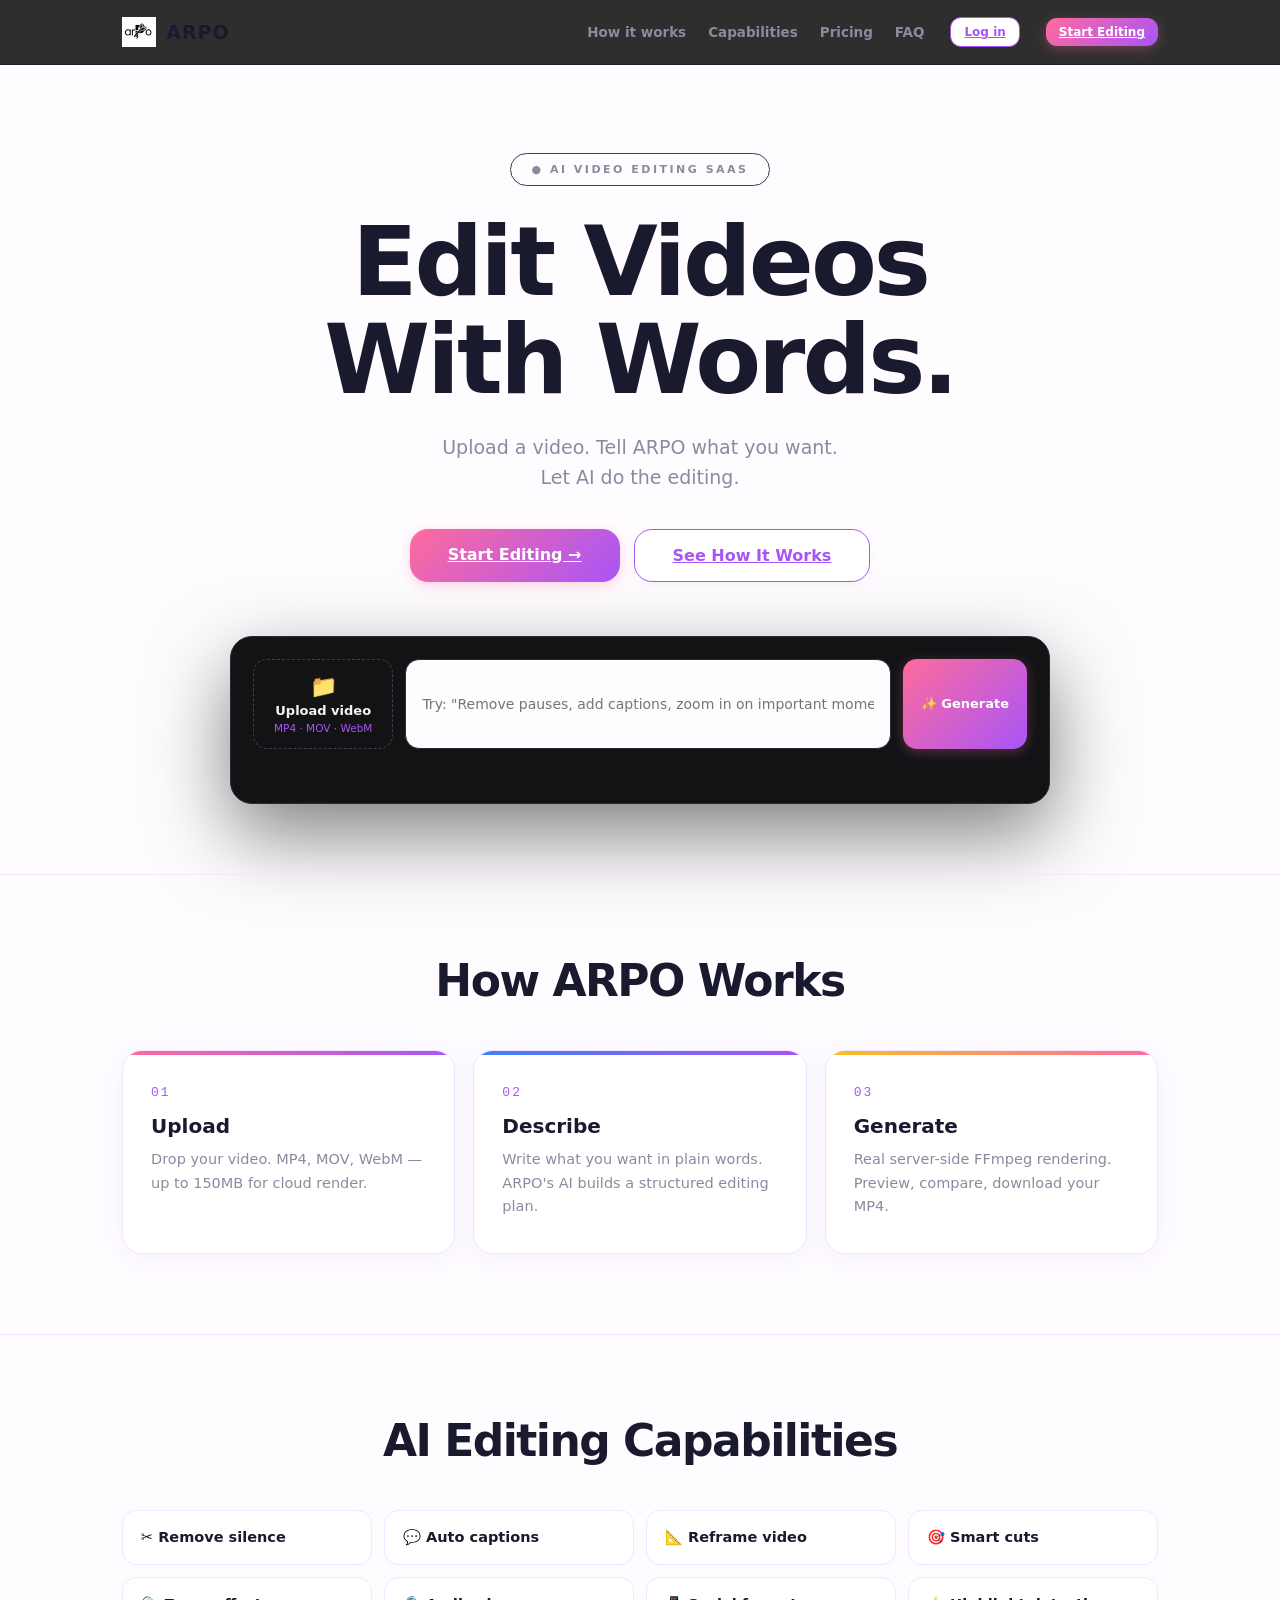
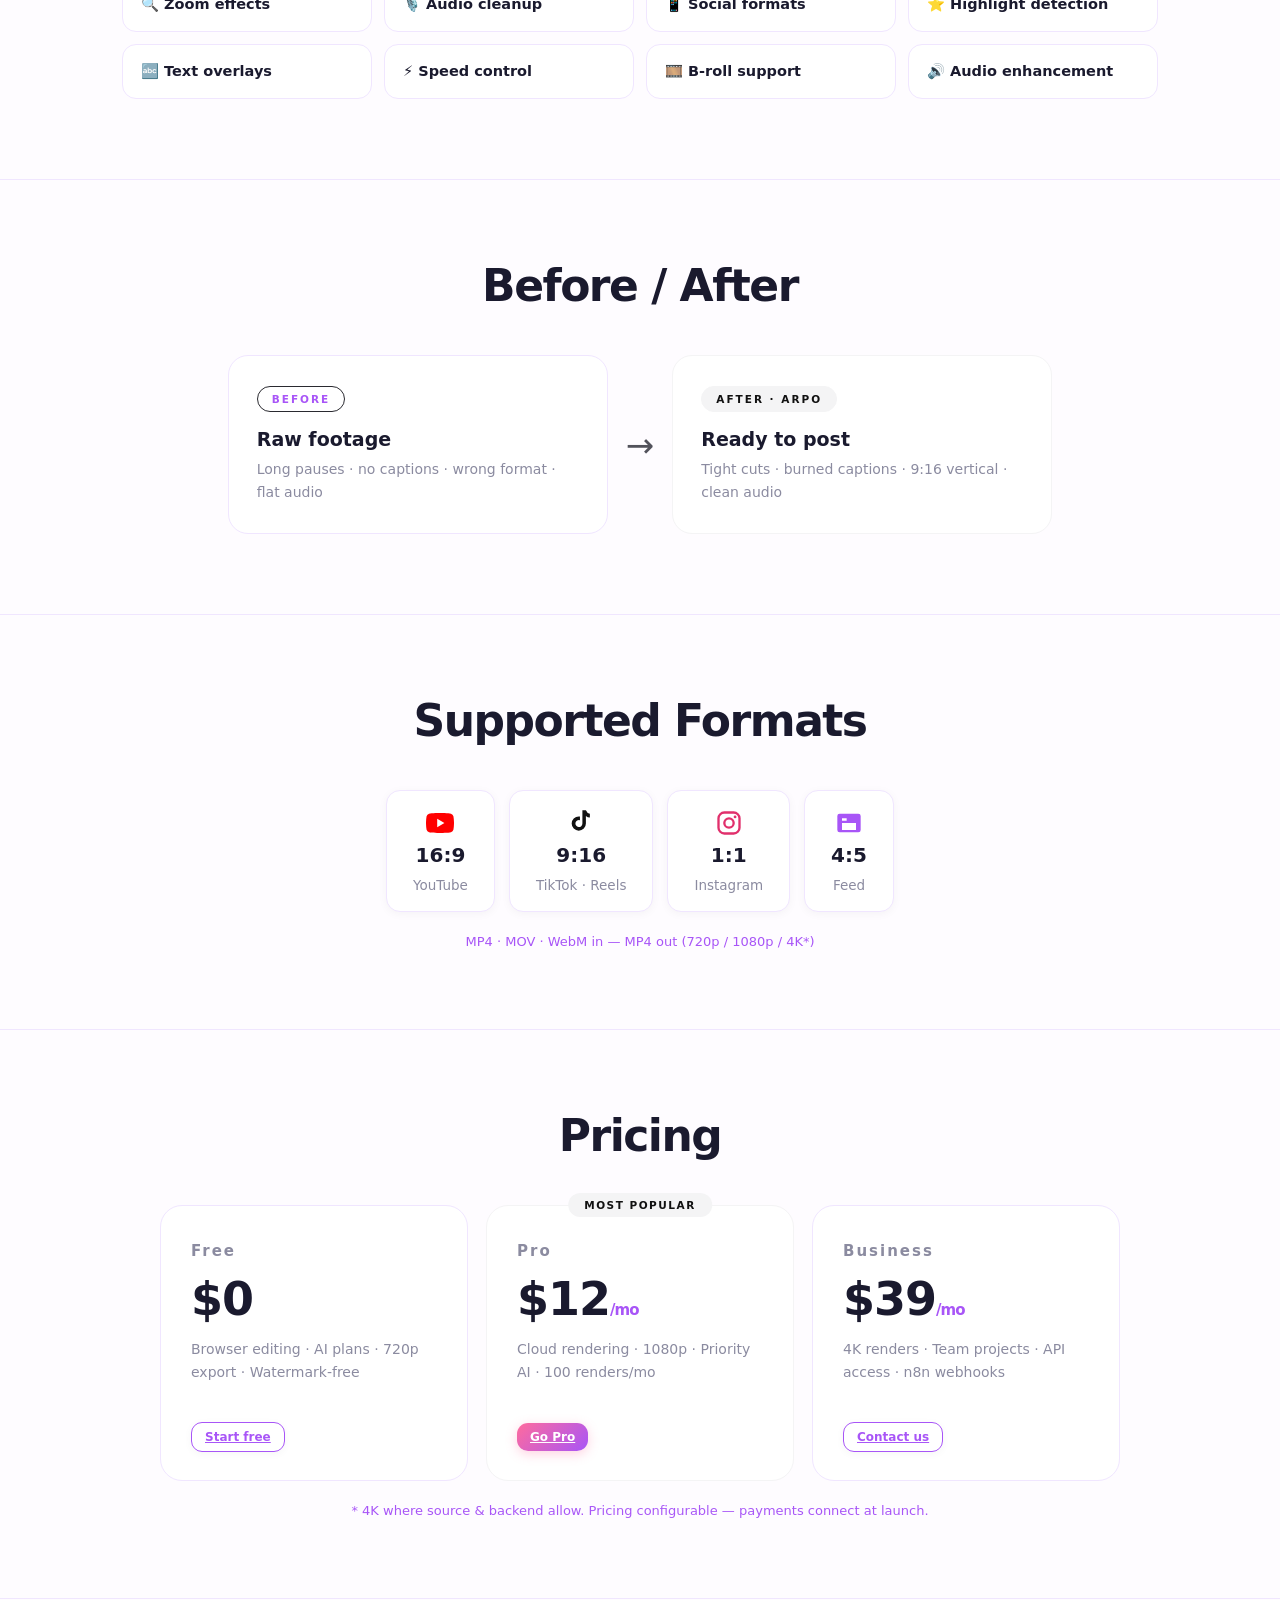
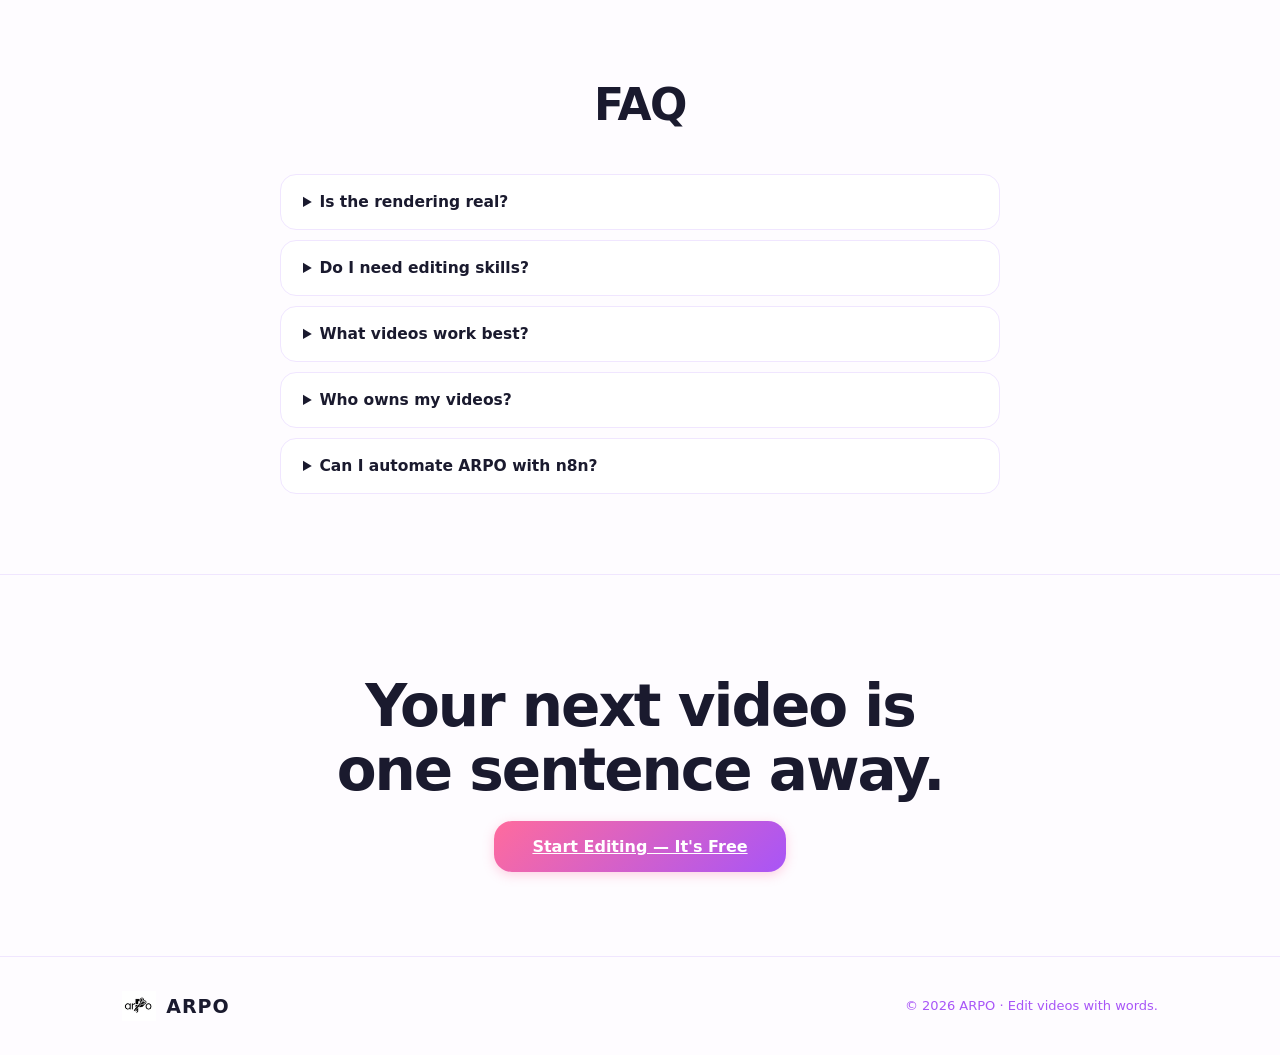
<file: index.html>
<!DOCTYPE html>
<html lang="en">
<head>
<meta charset="utf-8">
<meta name="viewport" content="width=device-width,initial-scale=1">
<title>ARPO — Edit Videos With Words</title>
<meta name="description" content="ARPO — AI video editing SaaS. Upload a video. Tell ARPO what you want. Let AI do the editing. Real server-side rendering.">
<meta name="google-site-verification" content="Y_yQFYngDtw-jL957c7Ximrh74eyc5nkjMmq2raypFI" />
<meta property="og:title" content="ARPO — Edit Videos With Words">
<meta property="og:description" content="Upload a video. Tell ARPO what you want. Let AI do the editing.">
<link rel="icon" href="logo.png">
<link rel="stylesheet" href="style.css">
</head>
<body class="landing">

<header id="lnav">
  <div class="lwrap lnavin">
    <span class="lbrand"><img src="logo.png" alt="">ARPO</span>
    <nav><a href="#how">How it works</a><a href="#caps">Capabilities</a><a href="#pricing">Pricing</a><a href="#faq">FAQ</a></nav>
    <a href="app.html" class="btn dark sm">Log in</a>
    <a href="app.html" class="btn light sm">Start Editing</a>
  </div>
</header>

<section id="lhero">
  <div class="lwrap">
    <div class="lpill">● AI VIDEO EDITING SAAS</div>
    <h1>Edit Videos<br>With Words.</h1>
    <p class="lsub">Upload a video. Tell ARPO what you want.<br>Let AI do the editing.</p>
    <div class="lctas">
      <a href="app.html" class="btn light big">Start Editing →</a>
      <a href="#how" class="btn dark big">See How It Works</a>
    </div>

    <div id="demobox">
      <div class="demorow">
        <label class="dupload" id="demoupload">📁 <span>Upload video</span><small>MP4 · MOV · WebM</small>
          <input type="file" id="demofile" accept="video/mp4,video/quicktime,video/webm" hidden>
        </label>
        <input id="demoprompt" placeholder='Try: "Remove pauses, add captions, zoom in on important moments, and make it cinematic."' maxlength="300">
        <button class="btn light" id="demogo">✨ Generate</button>
      </div>
      <div id="demostatus"></div>
    </div>
  </div>
</section>

<section id="how"><div class="lwrap">
  <h2>How ARPO Works</h2>
  <div class="lsteps">
    <div class="lstep"><div class="lnum">01</div><b>Upload</b><p>Drop your video. MP4, MOV, WebM — up to 150MB for cloud render.</p></div>
    <div class="lstep"><div class="lnum">02</div><b>Describe</b><p>Write what you want in plain words. ARPO's AI builds a structured editing plan.</p></div>
    <div class="lstep"><div class="lnum">03</div><b>Generate</b><p>Real server-side FFmpeg rendering. Preview, compare, download your MP4.</p></div>
  </div>
</div></section>

<section id="caps"><div class="lwrap">
  <h2>AI Editing Capabilities</h2>
  <div class="capgrid">
    <div class="cap">✂️ Remove silence</div><div class="cap">💬 Auto captions</div>
    <div class="cap">📐 Reframe video</div><div class="cap">🎯 Smart cuts</div>
    <div class="cap">🔍 Zoom effects</div><div class="cap">🎙️ Audio cleanup</div>
    <div class="cap">📱 Social formats</div><div class="cap">⭐ Highlight detection</div>
    <div class="cap">🔤 Text overlays</div><div class="cap">⚡ Speed control</div>
    <div class="cap">🎞️ B-roll support</div><div class="cap">🔊 Audio enhancement</div>
  </div>
</div></section>

<section id="beforeafter"><div class="lwrap">
  <h2>Before / After</h2>
  <div class="bacol">
    <div class="bacard"><div class="batag">BEFORE</div><b>Raw footage</b><p>Long pauses · no captions · wrong format · flat audio</p></div>
    <div class="baarrow">→</div>
    <div class="bacard after"><div class="batag">AFTER · ARPO</div><b>Ready to post</b><p>Tight cuts · burned captions · 9:16 vertical · clean audio</p></div>
  </div>
</div></section>

<section id="formats"><div class="lwrap">
  <h2>Supported Formats</h2>
  <div class="fmtrow">
    <span><svg width="28" height="28" viewBox="0 0 24 24" fill="#FF0000"><path d="M23.5 6.2a3 3 0 0 0-2.1-2.1C19.5 3.5 12 3.5 12 3.5s-7.5 0-9.4.6A3 3 0 0 0 .5 6.2 31 31 0 0 0 0 12a31 31 0 0 0 .5 5.8 3 3 0 0 0 2.1 2.1c1.9.6 9.4.6 9.4.6s7.5 0 9.4-.6a3 3 0 0 0 2.1-2.1A31 31 0 0 0 24 12a31 31 0 0 0-.5-5.8zM9.6 15.6V8.4L15.8 12z"/></svg><b>16:9</b>YouTube</span>
    <span><svg width="28" height="28" viewBox="0 0 24 24" fill="#111"><path d="M19.6 7.2a5 5 0 0 1-3.4-1.3v6.6a6.1 6.1 0 1 1-6.1-6.1c.3 0 .7 0 1 .1v3.1a3 3 0 1 0 2.1 2.9V1h3a5 5 0 0 0 3.4 3.1v3.1z"/></svg><b>9:16</b>TikTok · Reels</span>
    <span><svg width="28" height="28" viewBox="0 0 24 24" fill="none" stroke="#E1306C" stroke-width="2"><rect x="3" y="3" width="18" height="18" rx="5"/><circle cx="12" cy="12" r="4"/><circle cx="17.2" cy="6.8" r="1.2" fill="#E1306C" stroke="none"/></svg><b>1:1</b>Instagram</span>
    <span><svg width="28" height="28" viewBox="0 0 24 24" fill="#a855f7"><path d="M4 4h16a2 2 0 0 1 2 2v12a2 2 0 0 1-2 2H4a2 2 0 0 1-2-2V6a2 2 0 0 1 2-2zm2 4v2h4V8H6zm0 4v6h12v-6H6z"/></svg><b>4:5</b>Feed</span>
  </div>
  <p class="lnote">MP4 · MOV · WebM in — MP4 out (720p / 1080p / 4K*)</p>
</div></section>

<section id="pricing"><div class="lwrap">
  <h2>Pricing</h2>
  <div class="pricegrid">
    <div class="price"><b>Free</b><div class="pnum">$0</div><p>Browser editing · AI plans · 720p export · Watermark-free</p><a href="app.html" class="btn dark sm">Start free</a></div>
    <div class="price hot"><div class="phot">MOST POPULAR</div><b>Pro</b><div class="pnum">$12<span>/mo</span></div><p>Cloud rendering · 1080p · Priority AI · 100 renders/mo</p><a href="app.html" class="btn light sm">Go Pro</a></div>
    <div class="price"><b>Business</b><div class="pnum">$39<span>/mo</span></div><p>4K renders · Team projects · API access · n8n webhooks</p><a href="app.html" class="btn dark sm">Contact us</a></div>
  </div>
  <p class="lnote">* 4K where source &amp; backend allow. Pricing configurable — payments connect at launch.</p>
</div></section>

<section id="faq"><div class="lwrap">
  <h2>FAQ</h2>
  <div class="faqlist">
    <details><summary>Is the rendering real?</summary><p>Yes. ARPO renders with real FFmpeg — in your browser for instant edits, or on our cloud for heavier jobs. Nothing is faked.</p></details>
    <details><summary>Do I need editing skills?</summary><p>No. You describe what you want in words; ARPO builds the edit plan and renders it.</p></details>
    <details><summary>What videos work best?</summary><p>Talking-head, podcasts, vlogs and promos under a few minutes. Cloud render handles clips up to ~60s in beta.</p></details>
    <details><summary>Who owns my videos?</summary><p>You do. Uploads are processed for your edit and never shared.</p></details>
    <details><summary>Can I automate ARPO with n8n?</summary><p>Yes — render events (completed/failed) can fire webhooks to your n8n workflows.</p></details>
  </div>
</div></section>

<section id="finalcta"><div class="lwrap">
  <h2>Your next video is<br>one sentence away.</h2>
  <a href="app.html" class="btn light big">Start Editing — It's Free</a>
</div></section>

<footer id="lfoot"><div class="lwrap">
  <span class="lbrand"><img src="logo.png" alt="">ARPO</span>
  <p>© 2026 ARPO · Edit videos with words.</p>
</div></footer>

<script>
function idbPutDemo(file) {
  return new Promise((res, rej) => {
    try {
      const q = indexedDB.open('arpo', 1);
      q.onupgradeneeded = () => q.result.createObjectStore('demo');
      q.onsuccess = () => {
        try {
          const tx = q.result.transaction('demo', 'readwrite');
          tx.objectStore('demo').put(file, 'video');
          tx.oncomplete = res; tx.onerror = rej;
        } catch (e) { rej(e); }
      };
      q.onerror = rej;
    } catch (e) { rej(e); }
  });
}
document.getElementById('demogo').onclick = async () => {
  const f = document.getElementById('demofile').files[0];
  const p = document.getElementById('demoprompt').value.trim();
  const st = document.getElementById('demostatus');
  if (!f) { st.textContent = 'Pehle video select karo!'; return; }
  st.textContent = 'Editor khol raha hun…';
  try {
    await idbPutDemo(f);
    sessionStorage.setItem('arpo-demo-prompt', p || 'Remove pauses, add captions, zoom in on important moments, and make it cinematic.');
  } catch (e) {}
  location.href = 'app.html#demo';
};
document.getElementById('demofile').onchange = e => {
  const f = e.target.files[0];
  if (f) document.querySelector('#demoupload span').textContent = f.name.slice(0, 22);
};
</script>
</body>
</html>
</file>
<file: style.css>
:root{
  --bg:#fefcff; --panel:#ffffff; --card:#ffffff; --line:#f0e6ff;
  --ink:#1a1a2e; --muted:#8b8ba0; --radius:18px;
  --pink:#ff6b9d; --purple:#a855f7; --blue:#3b82f6; --yellow:#fbbf24; --mint:#34d399;
  --grad:linear-gradient(135deg,#ff6b9d,#a855f7);
  --grad2:linear-gradient(135deg,#3b82f6,#a855f7);
  --mono:'IBM Plex Mono',ui-monospace,monospace;
  --shadow:0 8px 30px rgba(168,85,247,.15);
}
*{margin:0;padding:0;box-sizing:border-box}
html,body{height:100%}
body{background:var(--bg);color:var(--ink);font-family:'Manrope',system-ui,sans-serif;font-size:14px;overflow:hidden}
button{font-family:inherit;cursor:pointer}
::-webkit-scrollbar{width:10px;height:10px}
::-webkit-scrollbar-thumb{background:#3a3a40;border-radius:8px}
::-webkit-scrollbar-track{background:transparent}

/* ---------- top bar ---------- */
#topbar{height:62px;display:flex;align-items:center;gap:12px;padding:0 18px;background:var(--bg);border-bottom:1px solid var(--line);flex-shrink:0;position:relative;z-index:10}
.brand{display:flex;align-items:center;gap:10px}
.brand img{height:38px;width:auto}
.brand .tag{font-size:10px;font-weight:800;color:#111;background:#f2f2f2;border-radius:20px;padding:4px 10px;letter-spacing:1px}
#projname{background:transparent;border:1.5px solid transparent;color:var(--muted);font-size:13px;padding:8px 12px;border-radius:12px;min-width:140px}
#projname:hover,#projname:focus{border-color:var(--line);color:var(--ink);outline:none}
.spacer{flex:1}
.btn{border:1.5px solid var(--line);background:#fff;color:var(--ink);border-radius:14px;padding:10px 18px;font-weight:800;font-size:13px;transition:transform .12s,background .12s,color .12s;box-shadow:0 2px 8px rgba(0,0,0,.04)}
.btn:hover{background:#faf5ff;border-color:var(--purple);color:var(--purple)}
.btn:active{transform:scale(.96)}
.btn.primary{background:var(--grad);border:none;color:#fff;box-shadow:0 4px 15px rgba(255,107,157,.35)}
.btn.primary:hover{background:linear-gradient(135deg,#ff5b8d,#983df7);color:#fff;transform:translateY(-1px)}
.btn.primary:disabled{opacity:.35;cursor:not-allowed;transform:none}
.btn.ghost{background:transparent;box-shadow:none}
.btn.sm{padding:7px 13px;font-size:12px;border-radius:11px}
.btn.big{font-size:16px;padding:16px 38px;border-radius:18px}
.btn.danger{border-color:#ff6b6b;color:#ff6b6b;background:#fff}
.btn.danger:hover{background:#ff6b6b;color:#fff}

/* ---------- app shell ---------- */
#app{display:flex;flex-direction:column;height:100vh}
#home{flex:1;overflow-y:auto;min-height:0}
#editorview{flex:1;display:flex;flex-direction:column;min-height:0;min-width:0}

/* ---------- hero ---------- */
.hero{text-align:center;padding:64px 20px 40px;max-width:760px;margin:0 auto;background:radial-gradient(ellipse at 50% 0%,#fdf2ff 0%,transparent 70%)}
.hero-badge{display:inline-block;font-size:12px;font-weight:800;letter-spacing:2px;background:var(--grad);color:#fff;border:none;border-radius:30px;padding:8px 18px;margin-bottom:22px;box-shadow:0 4px 15px rgba(255,107,157,.3)}
.hero h1{font-size:clamp(38px,7vw,64px);font-weight:800;line-height:1.08;letter-spacing:-1.5px;margin-bottom:18px;background:linear-gradient(135deg,#1a1a2e 30%,#a855f7 70%,#ff6b9d);-webkit-background-clip:text;-webkit-text-fill-color:transparent;background-clip:text}
.hero p{font-size:16px;color:var(--muted);line-height:1.65;margin-bottom:30px}
.hero-stats{display:flex;gap:10px;justify-content:center;flex-wrap:wrap;margin-top:28px}
.hero-stats span{font-size:12.5px;font-weight:700;background:#fff;border:1px solid var(--line);border-radius:30px;padding:9px 16px;box-shadow:0 2px 8px rgba(0,0,0,.04)}

/* ---------- tool cards ---------- */
.toolssec{max-width:900px;margin:0 auto;padding:20px 20px 10px}
.toolssec h2,.howsec h2{font-size:24px;font-weight:800;letter-spacing:-.5px;text-align:center}
.toolssec .sub{text-align:center;color:var(--muted);margin:8px 0 24px;font-size:14px}
.toolgrid{display:grid;grid-template-columns:repeat(auto-fill,minmax(200px,1fr));gap:16px}
.toolcard{background:var(--card);border:1.5px solid var(--line);border-radius:var(--radius);padding:26px 20px;cursor:pointer;transition:transform .15s,box-shadow .15s,border-color .15s;text-align:left;box-shadow:0 2px 12px rgba(0,0,0,.03)}
.toolcard:hover{transform:translateY(-4px);box-shadow:var(--shadow);border-color:var(--purple)}
.toolcard:active{transform:scale(.98)}
.toolcard .tico{font-size:34px;margin-bottom:14px}
.toolcard b{font-size:16px;display:block;margin-bottom:6px}
.toolcard span{font-size:13px;color:var(--muted);line-height:1.5;display:block}
.toolcard.custom{background:var(--grad);border:none;color:#fff;box-shadow:0 4px 15px rgba(255,107,157,.3)}
.toolcard.custom span{color:rgba(255,255,255,.85)}

/* ---------- how it works ---------- */
.howsec{max-width:900px;margin:0 auto;padding:44px 20px 30px}
.steps{display:grid;grid-template-columns:repeat(3,1fr);gap:16px;margin-top:22px}
.step{background:var(--panel);border:1px solid var(--line);border-radius:var(--radius);padding:24px 18px;text-align:center}
.step .snum{width:40px;height:40px;border-radius:50%;background:#f4f4f5;color:#111;font-weight:800;display:flex;align-items:center;justify-content:center;margin:0 auto 12px;font-size:16px}
.step b{display:block;margin-bottom:6px;font-size:15px}
.step span{font-size:12.5px;color:var(--muted)}
.homefoot{text-align:center;color:#555;font-size:12.5px;padding:26px;letter-spacing:.5px}

/* ---------- editor ---------- */
.editorbar{display:flex;align-items:center;gap:12px;padding:12px 18px;border-bottom:1px solid var(--line);background:var(--bg);flex-shrink:0}
#editortitle{font-weight:800;font-size:15px}
#main{flex:1;display:grid;grid-template-columns:260px 1fr 300px;grid-template-rows:1fr 230px;gap:14px;padding:14px;background:var(--panel);min-height:0}
#left,#center,#right,#timeline{background:var(--card);border:1px solid var(--line);border-radius:var(--radius);min-height:0;min-width:0}
#left{grid-row:1;display:flex;flex-direction:column;overflow-y:auto;padding-bottom:10px}
#center{grid-row:1;display:flex;flex-direction:column;overflow:hidden}
#right{grid-row:1;overflow-y:auto}
#timeline{grid-column:1/4;grid-row:2;display:flex;flex-direction:column;overflow:hidden}
.panel-h{font-size:11px;font-weight:800;letter-spacing:1.6px;color:var(--muted);padding:16px 16px 8px;text-transform:uppercase}

#dropzone{margin:0 14px 6px;border:2px dashed #3f3f46;border-radius:14px;padding:28px 12px;text-align:center;color:var(--muted);font-size:13px;transition:.15s;cursor:pointer;background:#fff}
#dropzone:hover,#dropzone.over{border-color:#f4f4f5;color:var(--ink);background:#1a1a1e}
#dropzone .big{font-size:28px;margin-bottom:6px}
#fileinfo{margin:4px 14px 10px;font-family:var(--mono);font-size:11.5px;color:var(--muted);line-height:1.7;display:none}
#fileinfo b{color:var(--ink)}

/* ---------- preview + prompt ---------- */
#previewwrap{flex:1;display:flex;align-items:center;justify-content:center;min-height:0;padding:14px;background:#101010;border-radius:var(--radius) var(--radius) 0 0;position:relative}
#preview{max-width:100%;max-height:100%;border-radius:10px;background:#000}
#nopreview{color:#888;text-align:center;font-size:13.5px;line-height:1.8}
#nopreview b{color:#ddd}
#promptbar{border-top:1px solid var(--line);padding:14px 16px;background:var(--card);border-radius:0 0 var(--radius) var(--radius)}
#promptbar label{font-size:11px;font-weight:800;letter-spacing:1.4px;color:var(--muted);text-transform:uppercase}
#prompt{display:flex;gap:10px;margin-top:8px}
#prompttext{flex:1;background:#fff;border:1.5px solid var(--line);border-radius:12px;color:var(--ink);padding:12px 14px;font-family:inherit;font-size:13.5px;resize:none;height:66px}
#prompttext:focus{outline:none;border-color:#f4f4f5}
#airow{display:flex;gap:10px;margin-top:10px;align-items:center;flex-wrap:wrap}
#airow select{background:#fff;border:1.5px solid var(--line);color:var(--ink);border-radius:11px;padding:9px 12px;font-size:12.5px;max-width:230px}
#planstatus{font-size:12.5px;color:var(--muted)}
#planstatus.ok{color:#f4f4f5;font-weight:700} #planstatus.err{color:#ff6b6b;font-weight:700}
#aiengine{display:inline-flex;align-items:center;gap:7px;font-size:12px;font-weight:800;background:#f4f4f5;color:#111;border-radius:20px;padding:8px 14px;white-space:nowrap}

/* ---------- inspector ---------- */
.insp-sec{padding:4px 16px 16px;border-bottom:1px solid var(--line)}
.insp-sec:last-child{border-bottom:none}
.insp-sec h4{font-size:11px;font-weight:800;letter-spacing:1.4px;color:var(--muted);text-transform:uppercase;margin:12px 0 8px}
.chiprow{display:flex;gap:7px;flex-wrap:wrap}
.chip{border:1.5px solid var(--line);background:#fff;color:var(--muted);border-radius:20px;padding:8px 14px;font-size:12px;font-weight:800;transition:.12s}
.chip:hover{border-color:var(--purple);color:var(--purple)}
.chip.on{background:var(--grad);border:none;color:#fff;box-shadow:0 3px 10px rgba(255,107,157,.3)}
.frow{display:flex;align-items:center;gap:8px;margin-bottom:8px;font-size:12.5px}
.frow label{width:74px;color:var(--muted);flex-shrink:0}
.frow input[type=number],.frow input[type=text]{flex:1;background:#fff;border:1.5px solid var(--line);color:var(--ink);border-radius:10px;padding:9px 11px;font-family:var(--mono);font-size:12.5px;min-width:0}
.frow input:focus{outline:none;border-color:#f4f4f5}
input[type=range]{flex:1;accent-color:#f4f4f5}
#captext{width:100%;background:#fff;border:1.5px solid var(--line);color:var(--ink);border-radius:10px;padding:10px 12px;font-size:13px}
#captext:focus{outline:none;border-color:#f4f4f5}
.hintline{font-size:11.5px;color:var(--muted);line-height:1.6;margin-top:6px}

/* ---------- timeline ---------- */
#tl-tools{display:flex;align-items:center;gap:8px;padding:12px 16px;border-bottom:1px solid var(--line);flex-wrap:wrap}
#tl-tools .tc{font-family:var(--mono);font-size:12px;color:#f4f4f5;font-weight:700;margin-left:auto}
#track{flex:1;position:relative;margin:14px 16px;background:#101010;border:1px solid var(--line);border-radius:12px;overflow:hidden;cursor:pointer;min-height:92px}
.clip{position:absolute;top:10px;bottom:34px;background:#2b2b2b;border:1px solid #4d4d4d;border-radius:10px;overflow:hidden;transition:.12s;min-width:26px}
.clip.sel{background:#3d3d3d;border-color:#fff;box-shadow:0 0 0 1.5px #fff}
.clip .cl{font-size:10.5px;font-weight:800;padding:5px 8px;color:#fff;white-space:nowrap;overflow:hidden;text-overflow:ellipsis}
.clip .ct{font-size:10px;color:#aaa;padding:0 8px;font-family:var(--mono);white-space:nowrap}
.clip .cc{font-size:10.5px;color:#ddd;padding:2px 8px;white-space:nowrap;overflow:hidden;text-overflow:ellipsis}
.clip .cs{position:absolute;top:4px;right:6px;font-size:9.5px;font-weight:800;background:#fff;color:#111;border-radius:10px;padding:1px 7px}
#playhead{position:absolute;top:0;bottom:0;width:2px;background:#fff;pointer-events:none;z-index:5}
#playhead::before{content:'';position:absolute;top:-1px;left:-5px;border:6px solid transparent;border-top:8px solid #fff}
#tl-ruler{position:absolute;bottom:0;left:0;right:0;height:26px;border-top:1px solid #2c2c2c;font-family:var(--mono);font-size:9.5px;color:#888}
.tick{position:absolute;top:0;bottom:0;border-left:1px solid #2c2c2c;padding:3px 0 0 4px}

/* ---------- modal ---------- */
#modal,#thumbmodal,#authmodal,#aivideomodal{position:fixed;inset:0;background:rgba(0,0,0,.5);display:none;align-items:center;justify-content:center;z-index:50;animation:fadein .18s}
#modal.open,#thumbmodal.open,#authmodal.open,#aivideomodal.open{display:flex}
#modalbox,.modalbox{background:#151517;border:1px solid var(--line);border-radius:20px;padding:28px;width:440px;max-width:92vw;box-shadow:0 24px 70px rgba(0,0,0,.25);animation:pop .22s}
@keyframes pop{from{transform:scale(.94);opacity:0}to{transform:scale(1);opacity:1}}
@keyframes fadein{from{opacity:0}to{opacity:1}}
#modalbox h3,.modalbox h3{margin-bottom:4px;font-size:18px}
#modalbox p,.modalbox p{font-size:13px;color:var(--muted);line-height:1.65;margin-bottom:10px}
#modalbox .okline,.modalbox .okline{display:flex;align-items:center;gap:9px;background:#1a1a1e;border:1px solid #3f3f46;border-radius:12px;padding:12px 14px;font-size:13px;font-weight:700;color:#f4f4f5}
#modalbox .badline,.modalbox .badline{display:flex;align-items:center;gap:9px;background:#1a1a1e;border:1px solid #5a2b2b;border-radius:12px;padding:12px 14px;font-size:13px;font-weight:700;color:#ff6b6b}
#modalbtns,.modalbtns{display:flex;gap:10px;margin-top:18px;justify-content:flex-end}

/* ---------- export overlay ---------- */
#exportov{position:fixed;inset:0;background:rgba(0,0,0,.6);display:none;align-items:center;justify-content:center;z-index:60}
#exportov.open{display:flex}
#expbox{background:#151517;border:1px solid var(--line);border-radius:20px;padding:32px;width:420px;max-width:92vw;text-align:center;animation:pop .22s}
#expbox h3{margin-bottom:8px}
#pbarwrap{background:#26262b;border:1px solid var(--line);border-radius:12px;height:16px;margin:16px 0 8px;overflow:hidden}
#pbar{height:100%;width:0%;background:#f4f4f5;border-radius:12px;transition:width .3s}
#expmsg{font-size:12.5px;color:var(--muted);font-family:var(--mono)}
#expdone{display:none;margin-top:14px}

/* ---------- toast ---------- */
#toast{position:fixed;bottom:40px;left:50%;transform:translateX(-50%) translateY(20px);background:#f4f4f5;color:#111;padding:12px 22px;border-radius:14px;font-size:13px;font-weight:700;opacity:0;transition:.25s;z-index:70;pointer-events:none;max-width:88vw;box-shadow:0 10px 30px rgba(0,0,0,.25)}
#toast.show{opacity:1;transform:translateX(-50%) translateY(0)}
#toast.err{background:#ff6b6b;color:#111}

#autharea{display:inline-flex;align-items:center;gap:8px}
#userchip{display:inline-flex;align-items:center;gap:8px}

/* ---------- view transitions ---------- */
#home,#editorview{animation:fadein .25s}

@media(max-width:1100px){#main{grid-template-columns:220px 1fr 260px}}
@media(max-width:860px){
  body{overflow:auto}
  #app{height:auto;min-height:100vh}
  #topbar{flex-wrap:wrap;height:auto;padding:10px 14px;row-gap:8px}
  #projname{display:none}
  #home{overflow:visible}
  .hero{padding:44px 18px 30px}
  .steps{grid-template-columns:1fr}
  #editorview{min-height:100vh}
  #main{grid-template-columns:1fr;grid-template-rows:auto auto auto 280px;padding:10px;gap:10px}
  #left,#center,#right{grid-row:auto}
  #timeline{grid-column:1;grid-row:4}
  #previewwrap{min-height:280px}
  #prompt{flex-direction:column}
  #planbtn{align-self:stretch !important}
}

/* ================= LANDING ================= */
body.landing{overflow-y:auto;overflow-x:hidden;background:#fefcff;color:#1a1a2e}
.lwrap{max-width:1080px;margin:0 auto;padding:0 22px}
#lnav{position:sticky;top:0;z-index:20;background:rgba(10,10,11,.85);backdrop-filter:blur(12px);border-bottom:1px solid #1f1f23}
.lnavin{display:flex;align-items:center;gap:26px;height:64px}
.lbrand{display:flex;align-items:center;gap:10px;font-weight:900;font-size:19px;letter-spacing:1px}
.lbrand img{height:30px}
#lnav nav{display:flex;gap:22px;margin-left:auto}
#lnav nav a{color:var(--muted);text-decoration:none;font-size:13.5px;font-weight:600}
#lnav nav a:hover{color:#fff}
.btn.light{background:var(--grad);border:none;color:#fff;box-shadow:0 3px 12px rgba(255,107,157,.3)}
.btn.light:hover{background:linear-gradient(135deg,#ff5b8d,#983df7);color:#fff}
.btn.dark{background:#fff;border:1.5px solid var(--purple);color:var(--purple)}
.btn.dark:hover{border-color:var(--purple);background:#faf5ff;color:var(--purple)}
#lhero{text-align:center;padding:88px 0 70px}
.lpill{display:inline-block;font-size:11px;font-weight:800;letter-spacing:2.5px;border:1px solid #3f3f46;border-radius:30px;padding:9px 20px;color:var(--muted);margin-bottom:28px}
#lhero h1{font-size:clamp(48px,9vw,96px);font-weight:900;letter-spacing:-3px;line-height:1.02;margin-bottom:22px}
.lsub{font-size:19px;color:var(--muted);line-height:1.6;margin-bottom:36px}
.lctas{display:flex;gap:14px;justify-content:center;margin-bottom:54px;flex-wrap:wrap}
#demobox{max-width:820px;margin:0 auto;background:#131316;border:1px solid #2a2a30;border-radius:22px;padding:22px;box-shadow:0 30px 80px rgba(0,0,0,.5)}
.demorow{display:flex;gap:12px;align-items:stretch;flex-wrap:wrap}
.dupload{display:flex;flex-direction:column;align-items:center;justify-content:center;gap:4px;border:1.5px dashed #3f3f46;border-radius:14px;padding:14px 20px;cursor:pointer;font-size:22px;min-width:130px;color:#f4f4f5}
.dupload span{font-size:13px;font-weight:800}
.dupload small{font-size:10.5px;color:#a855f7}
.dupload:hover{border-color:#f4f4f5}
#demoprompt{flex:1;min-width:220px;background:#fefcff;border:1.5px solid #2a2a30;border-radius:14px;color:#f4f4f5;padding:14px 16px;font-size:14px;font-family:inherit;resize:none}
#demoprompt:focus{outline:none;border-color:#f4f4f5}
#demostatus{margin-top:12px;font-size:13px;color:var(--muted);min-height:20px}
#how,#caps,#beforeafter,#formats,#pricing,#faq{padding:80px 0;border-top:1px solid #f0e6ff}
#how h2,#caps h2,#beforeafter h2,#formats h2,#pricing h2,#faq h2{font-size:clamp(30px,5vw,44px);font-weight:900;letter-spacing:-1.5px;text-align:center;margin-bottom:44px}
.lsteps{display:grid;grid-template-columns:repeat(3,1fr);gap:18px}
.lstep{background:#fff;border:1px solid var(--line);border-radius:20px;padding:34px 28px;box-shadow:0 4px 20px rgba(168,85,247,.08);position:relative;overflow:hidden}
.lstep::before{content:'';position:absolute;top:0;left:0;right:0;height:4px;background:var(--grad)}
.lstep:nth-child(2)::before{background:var(--grad2)}
.lstep:nth-child(3)::before{background:linear-gradient(135deg,#fbbf24,#ff6b9d)}
.lnum{font-family:var(--mono);font-size:13px;color:#a855f7;letter-spacing:2px;margin-bottom:14px}
.lstep b{font-size:20px;display:block;margin-bottom:10px}
.lstep p{color:var(--muted);font-size:14.5px;line-height:1.65}
.capgrid{display:grid;grid-template-columns:repeat(auto-fill,minmax(220px,1fr));gap:12px}
.cap{background:#fff;border:1px solid var(--line);border-radius:14px;padding:18px;font-weight:700;font-size:14.5px}
.cap:hover{border-color:#52525b}
.bacol{display:flex;gap:18px;align-items:stretch;justify-content:center;flex-wrap:wrap}
.bacard{flex:1;min-width:260px;max-width:380px;background:#fff;border:1px solid var(--line);border-radius:20px;padding:30px 28px}
.bacard.after{border-color:#f4f4f5}
.batag{display:inline-block;font-size:10.5px;font-weight:800;letter-spacing:2px;color:#a855f7;border:1px solid #2a2a30;border-radius:20px;padding:6px 14px;margin-bottom:16px}
.bacard.after .batag{color:#111;background:#f4f4f5;border-color:#f4f4f5}
.bacard b{font-size:19px;display:block;margin-bottom:8px}
.bacard p{color:var(--muted);font-size:14px;line-height:1.6}
.baarrow{font-size:34px;align-self:center;color:#52525b}
.fmtrow{display:flex;gap:14px;justify-content:center;flex-wrap:wrap;margin-bottom:22px}
.fmtrow span{background:#fff;border:1px solid var(--line);border-radius:14px;padding:18px 26px;font-size:13.5px;color:var(--muted);display:flex;flex-direction:column;align-items:center;gap:6px;box-shadow:0 2px 10px rgba(0,0,0,.04)}
.fmtrow b{display:block;font-size:20px;color:var(--ink);margin-bottom:4px}
.lnote{text-align:center;color:#a855f7;font-size:13px}
.pricegrid{display:grid;grid-template-columns:repeat(3,1fr);gap:18px;max-width:960px;margin:0 auto 22px}
.price{background:#fff;border:1px solid var(--line);border-radius:22px;padding:36px 30px;position:relative}
.price.hot{border-color:#f4f4f5;box-shadow:0 20px 60px rgba(255,255,255,.06)}
.phot{position:absolute;top:-13px;left:50%;transform:translateX(-50%);background:#f4f4f5;color:#111;font-size:10.5px;font-weight:900;letter-spacing:1.5px;border-radius:20px;padding:6px 16px;white-space:nowrap}
.price b{font-size:15px;letter-spacing:2px;color:var(--muted)}
.pnum{font-size:46px;font-weight:900;letter-spacing:-1px;margin:12px 0}
.pnum span{font-size:15px;color:#a855f7;font-weight:600}
.price p{color:var(--muted);font-size:14px;line-height:1.65;margin-bottom:24px;min-height:66px}
.faqlist{max-width:720px;margin:0 auto;display:flex;flex-direction:column;gap:10px}
.faqlist details{background:#fff;border:1px solid var(--line);border-radius:16px;padding:18px 22px;cursor:pointer}
.faqlist summary{font-weight:800;font-size:15.5px}
.faqlist p{margin-top:12px;color:var(--muted);font-size:14px;line-height:1.65}
#finalcta{text-align:center;padding:100px 0;border-top:1px solid #f0e6ff}
#finalcta h2{font-size:clamp(34px,6vw,58px);font-weight:900;letter-spacing:-2px;margin-bottom:34px;line-height:1.1}
#lfoot{border-top:1px solid #f0e6ff;padding:34px 0}
#lfoot .lwrap{display:flex;align-items:center;justify-content:space-between;flex-wrap:wrap;gap:12px}
#lfoot p{color:#a855f7;font-size:13px}
@media(max-width:860px){.lsteps,.pricegrid{grid-template-columns:1fr}#lnav nav{display:none}#lhero{padding:60px 0 50px}}

/* ================= DASHBOARD ================= */
#app.dash{flex-direction:row}
#sidebar{width:230px;flex-shrink:0;background:#fff;border-right:1px solid var(--line);display:flex;flex-direction:column;padding:20px 14px;gap:6px;box-shadow:2px 0 20px rgba(168,85,247,.06)}
#sidebar .brand{padding:4px 10px 18px}
#sidebar .brand span{font-weight:900;letter-spacing:2px;font-size:17px;background:var(--grad);-webkit-background-clip:text;-webkit-text-fill-color:transparent;background-clip:text}
#sidenav{display:flex;flex-direction:column;gap:4px}
.snav{background:transparent;border:none;color:#8b8ba0;font-size:14px;font-weight:700;text-align:left;padding:12px 14px;border-radius:12px;display:flex;gap:11px;align-items:center}
.snav:hover{background:#faf5ff;color:var(--purple)}
.snav.on{background:var(--grad);color:#fff;box-shadow:0 3px 12px rgba(255,107,157,.3)}
.sbottom{margin-top:auto;display:flex;flex-direction:column;gap:10px;padding:10px 4px 0}
#appmain{flex:1;min-width:0;display:flex;flex-direction:column;overflow:hidden}
.dashview{flex:1;overflow-y:auto;padding:34px 38px;animation:fadein .25s}
.dashview h2{font-size:26px;font-weight:900;letter-spacing:-.5px;margin-bottom:20px}
.viewbar{display:flex;gap:10px;margin-bottom:20px}
.viewbar input,.viewbar select{background:#fff;border:1.5px solid var(--line);color:var(--ink);border-radius:11px;padding:10px 14px;font-size:13px}
.viewbar input{flex:1;max-width:320px}
.viewbar input:focus,.viewbar select:focus{outline:none;border-color:var(--purple)}
.cards{display:grid;grid-template-columns:repeat(auto-fill,minmax(240px,1fr));gap:14px}
.pcard{background:var(--card);border:1px solid var(--line);border-radius:16px;padding:20px 18px;display:flex;flex-direction:column;gap:8px;box-shadow:0 2px 12px rgba(0,0,0,.03)}
.pcard b{font-size:15px}
.pmeta{font-size:12px;color:var(--muted)}
.pstat{display:inline-block;font-size:11px;font-weight:800;letter-spacing:1px;border-radius:20px;padding:5px 12px;align-self:flex-start}
.st-draft{background:#f5f3ff;color:#7c6aa0;border:1px solid #e6ddff}
.st-ok{background:linear-gradient(135deg,#d1fae5,#a7f3d0);color:#065f46}
.st-proc{background:linear-gradient(135deg,#fef3c7,#fde68a);color:#92400e}
.st-fail{background:#fee2e2;color:#dc2626;border:1px solid #fecaca}
.empty{text-align:center;color:var(--muted);padding:60px 20px;font-size:15px;line-height:2}
.setcard{background:var(--card);border:1px solid var(--line);border-radius:16px;padding:22px;margin-bottom:14px;max-width:640px}
.setcard b{font-size:15px;display:block;margin-bottom:8px}
.setcard p{color:var(--muted);font-size:13.5px;line-height:1.65;margin-bottom:10px}
.setcard code{background:#fefcff;border:1px solid var(--line);border-radius:6px;padding:2px 8px;font-size:12px}
#cloudstatus{padding:0 18px}
.cstage{background:#fff;border:1px solid var(--line);border-radius:14px;padding:16px 18px;margin:12px 0;font-size:14px;animation:pulse 1.6s infinite}
.cresult{background:#fff;border:1px solid #3f3f46;border-radius:14px;padding:18px;margin:12px 0;font-size:14px}
.cresult .cnote{color:var(--muted);font-size:12px}
@keyframes pulse{50%{opacity:.65}}
@media(max-width:860px){
  #app.dash{flex-direction:column}
  #sidebar{width:100%;flex-direction:row;align-items:center;overflow-x:auto;padding:10px 12px;border-right:none;border-bottom:1px solid var(--line)}
  #sidebar .brand{padding:0 8px 0 0}
  #sidenav{flex-direction:row}
  .snav{white-space:nowrap;padding:9px 12px;font-size:13px}
  .sbottom{display:none}
  .dashview{padding:22px 16px}
}

/* ---------- CapCut-simple mobile editor ---------- */
#mwrap{flex:1;display:flex;flex-direction:column;min-height:0;background:var(--bg)}
#m-upload{padding:20px}
#m-upload #dropzone{margin:0;border:2px dashed var(--purple);border-radius:20px;padding:50px 20px;text-align:center;background:linear-gradient(135deg,#faf5ff,#fdf2ff);cursor:pointer}
#m-upload #dropzone .big{font-size:48px;margin-bottom:12px}
#m-upload #dropzone b{font-size:17px}
#m-preview{flex:1;min-height:200px;display:flex;align-items:center;justify-content:center;background:#000;position:relative}
#m-preview #previewwrap{width:100%;height:100%;display:flex;align-items:center;justify-content:center;min-height:200px}
#m-preview video{max-width:100%;max-height:50vh}
#m-preview #nopreview{color:#fff;text-align:center;padding:40px}
#timeline{background:#fff;border-top:1px solid var(--line);padding:10px 12px}
#mtoolbar{display:flex;background:#fff;border-top:1px solid var(--line);padding:8px 4px calc(8px + env(safe-area-inset-bottom));position:sticky;bottom:0;z-index:20}
#mtoolbar button{flex:1;border:none;background:none;display:flex;flex-direction:column;align-items:center;gap:4px;font-size:11px;font-weight:700;color:var(--muted);padding:8px 2px;border-radius:12px}
#mtoolbar button span{font-size:24px}
#mtoolbar button.on{color:var(--purple);background:#faf5ff}
#msheet{position:fixed;left:0;right:0;bottom:0;max-height:65vh;background:#fff;border-radius:20px 20px 0 0;box-shadow:0 -8px 40px rgba(0,0,0,.15);z-index:40;display:flex;flex-direction:column;animation:slideup .25s}
#msheet-handle{width:40px;height:4px;background:#e0d4f5;border-radius:4px;margin:10px auto 4px;cursor:pointer;flex-shrink:0}
#msheet-body{overflow-y:auto;padding:6px 18px calc(18px + env(safe-area-inset-bottom))}
@keyframes slideup{from{transform:translateY(100%)}to{transform:translateY(0)}}
.sheetpanel .insp-sec{background:none;border:none;padding:14px 0;border-bottom:1px solid var(--line)}
.sheetpanel .insp-sec:last-child{border-bottom:none}
.sheetpanel h4{font-size:12px;font-weight:800;letter-spacing:1px;color:var(--purple);margin-bottom:10px;text-transform:uppercase}
@media(min-width:861px){
#mwrap{max-width:520px;margin:0 auto;width:100%;border-left:1px solid var(--line);border-right:1px solid var(--line)}
#msheet{left:50%;transform:translateX(-50%);max-width:520px;width:100%}
}
</file>
